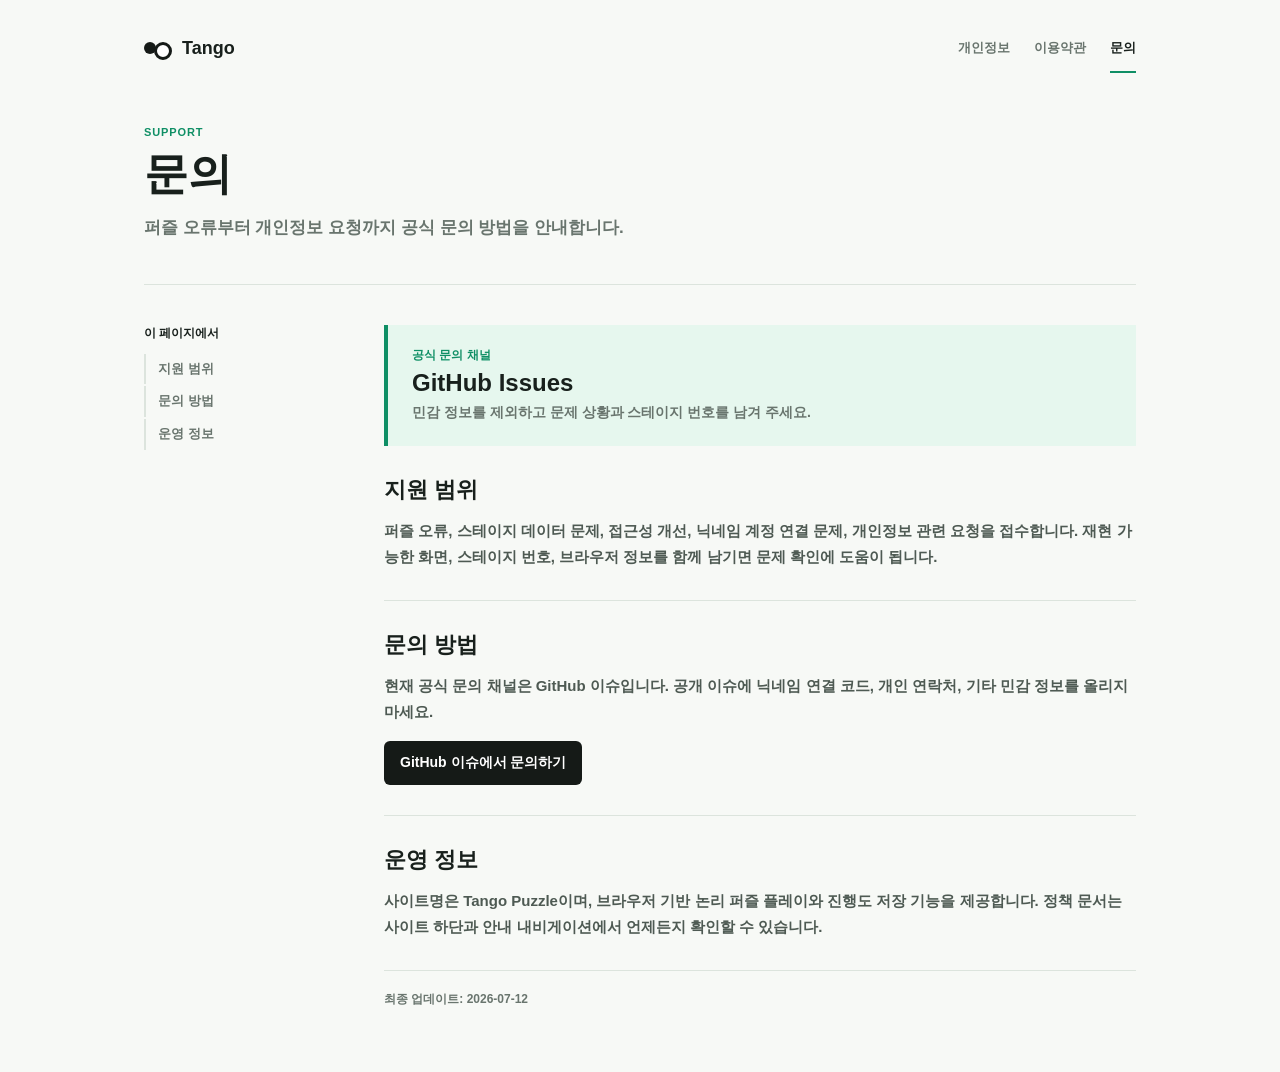
<file: contact.html>
<!doctype html>
<html lang="ko">
  <head>
    <meta charset="UTF-8" />
    <meta name="viewport" content="width=device-width, initial-scale=1.0" />
    <title>문의 - Tango</title>
    <meta
      name="description"
      content="Contact page for Tango puzzle game support, issue reports, privacy requests, and puzzle feedback."
    />
    <link rel="stylesheet" href="./assets/web/styles.css?v=20260713-leaderboard" />
  </head>
  <body class="policy-page">
    <main class="policy-shell">
      <header class="policy-header">
        <div class="policy-topbar">
          <a class="policy-brand" href="./index.html" aria-label="Tango 게임으로 돌아가기">
            <span class="policy-brand-mark" aria-hidden="true"></span>
            Tango
          </a>
          <nav class="policy-nav" aria-label="정책 페이지">
            <a href="./privacy.html">개인정보</a>
            <a href="./terms.html">이용약관</a>
            <a aria-current="page" href="./contact.html">문의</a>
          </nav>
        </div>
        <div class="policy-heading">
          <p class="eyebrow">Support</p>
          <h1>문의</h1>
          <p class="policy-lede">퍼즐 오류부터 개인정보 요청까지 공식 문의 방법을 안내합니다.</p>
        </div>
      </header>

      <div class="policy-layout">
        <aside class="policy-toc" aria-label="페이지 목차">
          <p>이 페이지에서</p>
          <a href="#support">지원 범위</a>
          <a href="#contact-method">문의 방법</a>
          <a href="#operation">운영 정보</a>
        </aside>

        <section class="policy-content" aria-label="문의 본문">
          <div class="policy-summary contact-summary">
            <span class="policy-summary-label">공식 문의 채널</span>
            <strong>GitHub Issues</strong>
            <p>민감 정보를 제외하고 문제 상황과 스테이지 번호를 남겨 주세요.</p>
          </div>

          <article class="policy-section" id="support">
            <h2>지원 범위</h2>
            <p>
              퍼즐 오류, 스테이지 데이터 문제, 접근성 개선, 닉네임 계정 연결 문제, 개인정보 관련 요청을
              접수합니다. 재현 가능한 화면, 스테이지 번호, 브라우저 정보를 함께 남기면 문제 확인에 도움이
              됩니다.
            </p>
          </article>

          <article class="policy-section" id="contact-method">
            <h2>문의 방법</h2>
            <p>
              현재 공식 문의 채널은 GitHub 이슈입니다. 공개 이슈에 닉네임 연결 코드, 개인 연락처, 기타
              민감 정보를 올리지 마세요.
            </p>
            <a class="policy-action" href="https://github.com/choisw2718/Game_Tango/issues">
              GitHub 이슈에서 문의하기
            </a>
          </article>

          <article class="policy-section" id="operation">
            <h2>운영 정보</h2>
            <p>
              사이트명은 Tango Puzzle이며, 브라우저 기반 논리 퍼즐 플레이와 진행도 저장 기능을 제공합니다.
              정책 문서는 사이트 하단과 안내 내비게이션에서 언제든지 확인할 수 있습니다.
            </p>
          </article>

          <p class="policy-updated">최종 업데이트: 2026-07-12</p>
        </section>
      </div>
    </main>
  </body>
</html>
</file>
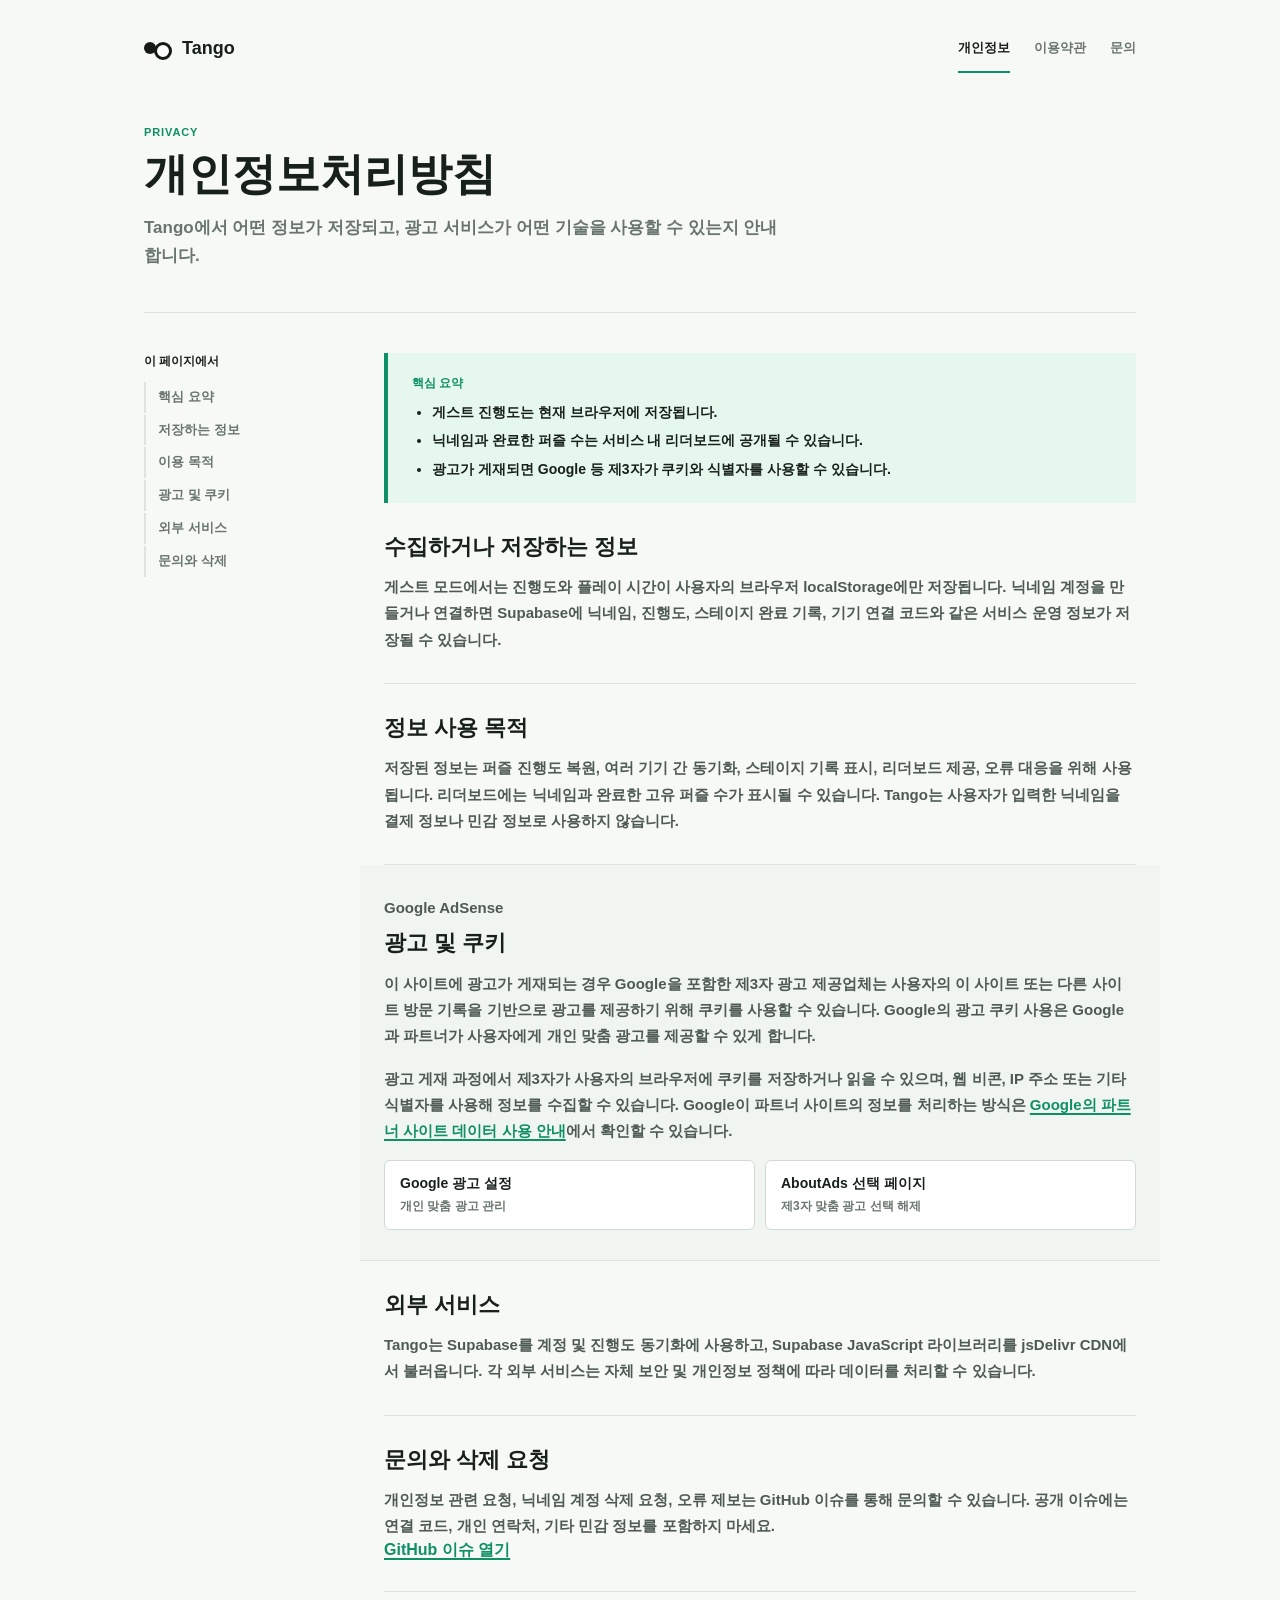
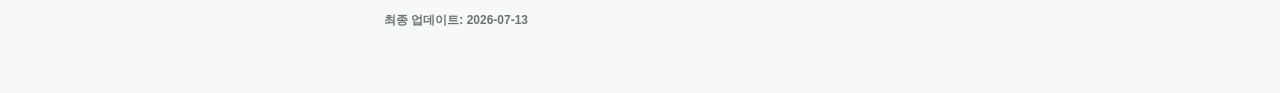
<file: privacy.html>
<!doctype html>
<html lang="ko">
  <head>
    <meta charset="UTF-8" />
    <meta name="viewport" content="width=device-width, initial-scale=1.0" />
    <title>개인정보처리방침 - Tango</title>
    <meta
      name="description"
      content="Tango puzzle game privacy policy, including local storage, nickname sync, analytics-free operation, and Google advertising cookie disclosures."
    />
    <link rel="stylesheet" href="./assets/web/styles.css?v=20260713-leaderboard" />
  </head>
  <body class="policy-page">
    <main class="policy-shell">
      <header class="policy-header">
        <div class="policy-topbar">
          <a class="policy-brand" href="./index.html" aria-label="Tango 게임으로 돌아가기">
            <span class="policy-brand-mark" aria-hidden="true"></span>
            Tango
          </a>
          <nav class="policy-nav" aria-label="정책 페이지">
            <a aria-current="page" href="./privacy.html">개인정보</a>
            <a href="./terms.html">이용약관</a>
            <a href="./contact.html">문의</a>
          </nav>
        </div>
        <div class="policy-heading">
          <p class="eyebrow">Privacy</p>
          <h1>개인정보처리방침</h1>
          <p class="policy-lede">
            Tango에서 어떤 정보가 저장되고, 광고 서비스가 어떤 기술을 사용할 수 있는지 안내합니다.
          </p>
        </div>
      </header>

      <div class="policy-layout">
        <aside class="policy-toc" aria-label="페이지 목차">
          <p>이 페이지에서</p>
          <a href="#summary">핵심 요약</a>
          <a href="#stored-data">저장하는 정보</a>
          <a href="#data-use">이용 목적</a>
          <a href="#ads-cookies">광고 및 쿠키</a>
          <a href="#external-services">외부 서비스</a>
          <a href="#requests">문의와 삭제</a>
        </aside>

        <section class="policy-content" aria-label="개인정보처리방침 본문">
          <div class="policy-summary" id="summary">
            <span class="policy-summary-label">핵심 요약</span>
            <ul>
              <li>게스트 진행도는 현재 브라우저에 저장됩니다.</li>
              <li>닉네임과 완료한 퍼즐 수는 서비스 내 리더보드에 공개될 수 있습니다.</li>
              <li>광고가 게재되면 Google 등 제3자가 쿠키와 식별자를 사용할 수 있습니다.</li>
            </ul>
          </div>

          <article class="policy-section" id="stored-data">
            <h2>수집하거나 저장하는 정보</h2>
            <p>
              게스트 모드에서는 진행도와 플레이 시간이 사용자의 브라우저 localStorage에만 저장됩니다.
              닉네임 계정을 만들거나 연결하면 Supabase에 닉네임, 진행도, 스테이지 완료 기록, 기기 연결
              코드와 같은 서비스 운영 정보가 저장될 수 있습니다.
            </p>
          </article>

          <article class="policy-section" id="data-use">
            <h2>정보 사용 목적</h2>
            <p>
              저장된 정보는 퍼즐 진행도 복원, 여러 기기 간 동기화, 스테이지 기록 표시, 리더보드 제공,
              오류 대응을 위해 사용됩니다. 리더보드에는 닉네임과 완료한 고유 퍼즐 수가 표시될 수 있습니다.
              Tango는 사용자가 입력한 닉네임을 결제 정보나 민감 정보로 사용하지 않습니다.
            </p>
          </article>

          <article class="policy-section policy-section-featured" id="ads-cookies">
            <p class="policy-section-kicker">Google AdSense</p>
            <h2>광고 및 쿠키</h2>
            <p>
              이 사이트에 광고가 게재되는 경우 Google을 포함한 제3자 광고 제공업체는 사용자의 이 사이트
              또는 다른 사이트 방문 기록을 기반으로 광고를 제공하기 위해 쿠키를 사용할 수 있습니다.
              Google의 광고 쿠키 사용은 Google과 파트너가 사용자에게 개인 맞춤 광고를 제공할 수 있게
              합니다.
            </p>
            <p>
              광고 게재 과정에서 제3자가 사용자의 브라우저에 쿠키를 저장하거나 읽을 수 있으며, 웹 비콘,
              IP 주소 또는 기타 식별자를 사용해 정보를 수집할 수 있습니다. Google이 파트너 사이트의
              정보를 처리하는 방식은
              <a class="text-link" href="https://policies.google.com/technologies/partner-sites?hl=ko"
                >Google의 파트너 사이트 데이터 사용 안내</a
              >에서 확인할 수 있습니다.
            </p>
            <div class="policy-link-row" aria-label="광고 개인정보 설정 링크">
              <a class="policy-resource-link" href="https://adssettings.google.com/">
                <span>Google 광고 설정</span>
                <small>개인 맞춤 광고 관리</small>
              </a>
              <a class="policy-resource-link" href="https://www.aboutads.info/choices/">
                <span>AboutAds 선택 페이지</span>
                <small>제3자 맞춤 광고 선택 해제</small>
              </a>
            </div>
          </article>

          <article class="policy-section" id="external-services">
            <h2>외부 서비스</h2>
            <p>
              Tango는 Supabase를 계정 및 진행도 동기화에 사용하고, Supabase JavaScript 라이브러리를
              jsDelivr CDN에서 불러옵니다. 각 외부 서비스는 자체 보안 및 개인정보 정책에 따라 데이터를
              처리할 수 있습니다.
            </p>
          </article>

          <article class="policy-section" id="requests">
            <h2>문의와 삭제 요청</h2>
            <p>
              개인정보 관련 요청, 닉네임 계정 삭제 요청, 오류 제보는 GitHub 이슈를 통해 문의할 수
              있습니다. 공개 이슈에는 연결 코드, 개인 연락처, 기타 민감 정보를 포함하지 마세요.
            </p>
            <a class="text-link" href="https://github.com/choisw2718/Game_Tango/issues"
              >GitHub 이슈 열기</a
            >
          </article>

          <p class="policy-updated">최종 업데이트: 2026-07-13</p>
        </section>
      </div>
    </main>
  </body>
</html>
</file>
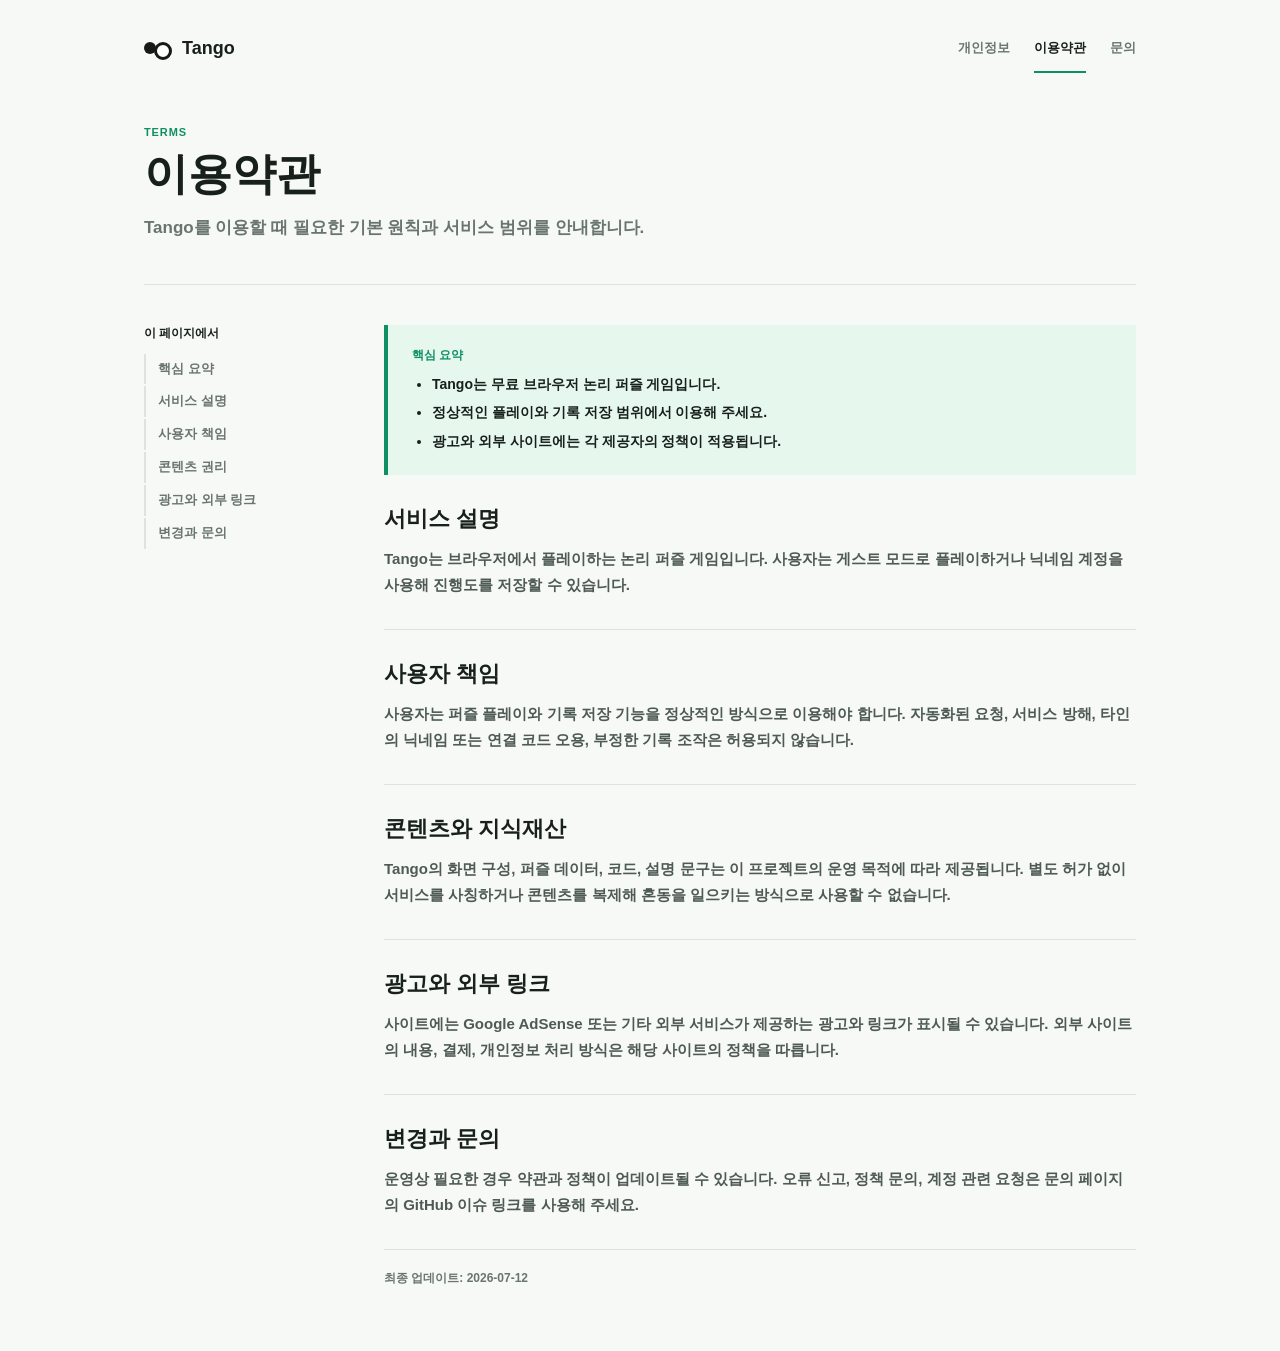
<file: terms.html>
<!doctype html>
<html lang="ko">
  <head>
    <meta charset="UTF-8" />
    <meta name="viewport" content="width=device-width, initial-scale=1.0" />
    <title>이용약관 - Tango</title>
    <meta
      name="description"
      content="Terms of use for Tango, a browser-based logic puzzle game."
    />
    <link rel="stylesheet" href="./assets/web/styles.css?v=20260713-leaderboard" />
  </head>
  <body class="policy-page">
    <main class="policy-shell">
      <header class="policy-header">
        <div class="policy-topbar">
          <a class="policy-brand" href="./index.html" aria-label="Tango 게임으로 돌아가기">
            <span class="policy-brand-mark" aria-hidden="true"></span>
            Tango
          </a>
          <nav class="policy-nav" aria-label="정책 페이지">
            <a href="./privacy.html">개인정보</a>
            <a aria-current="page" href="./terms.html">이용약관</a>
            <a href="./contact.html">문의</a>
          </nav>
        </div>
        <div class="policy-heading">
          <p class="eyebrow">Terms</p>
          <h1>이용약관</h1>
          <p class="policy-lede">Tango를 이용할 때 필요한 기본 원칙과 서비스 범위를 안내합니다.</p>
        </div>
      </header>

      <div class="policy-layout">
        <aside class="policy-toc" aria-label="페이지 목차">
          <p>이 페이지에서</p>
          <a href="#summary">핵심 요약</a>
          <a href="#service">서비스 설명</a>
          <a href="#responsibility">사용자 책임</a>
          <a href="#content">콘텐츠 권리</a>
          <a href="#advertising">광고와 외부 링크</a>
          <a href="#changes">변경과 문의</a>
        </aside>

        <section class="policy-content" aria-label="이용약관 본문">
          <div class="policy-summary" id="summary">
            <span class="policy-summary-label">핵심 요약</span>
            <ul>
              <li>Tango는 무료 브라우저 논리 퍼즐 게임입니다.</li>
              <li>정상적인 플레이와 기록 저장 범위에서 이용해 주세요.</li>
              <li>광고와 외부 사이트에는 각 제공자의 정책이 적용됩니다.</li>
            </ul>
          </div>

          <article class="policy-section" id="service">
            <h2>서비스 설명</h2>
            <p>
              Tango는 브라우저에서 플레이하는 논리 퍼즐 게임입니다. 사용자는 게스트 모드로 플레이하거나
              닉네임 계정을 사용해 진행도를 저장할 수 있습니다.
            </p>
          </article>

          <article class="policy-section" id="responsibility">
            <h2>사용자 책임</h2>
            <p>
              사용자는 퍼즐 플레이와 기록 저장 기능을 정상적인 방식으로 이용해야 합니다. 자동화된 요청,
              서비스 방해, 타인의 닉네임 또는 연결 코드 오용, 부정한 기록 조작은 허용되지 않습니다.
            </p>
          </article>

          <article class="policy-section" id="content">
            <h2>콘텐츠와 지식재산</h2>
            <p>
              Tango의 화면 구성, 퍼즐 데이터, 코드, 설명 문구는 이 프로젝트의 운영 목적에 따라 제공됩니다.
              별도 허가 없이 서비스를 사칭하거나 콘텐츠를 복제해 혼동을 일으키는 방식으로 사용할 수
              없습니다.
            </p>
          </article>

          <article class="policy-section" id="advertising">
            <h2>광고와 외부 링크</h2>
            <p>
              사이트에는 Google AdSense 또는 기타 외부 서비스가 제공하는 광고와 링크가 표시될 수
              있습니다. 외부 사이트의 내용, 결제, 개인정보 처리 방식은 해당 사이트의 정책을 따릅니다.
            </p>
          </article>

          <article class="policy-section" id="changes">
            <h2>변경과 문의</h2>
            <p>
              운영상 필요한 경우 약관과 정책이 업데이트될 수 있습니다. 오류 신고, 정책 문의, 계정 관련
              요청은 문의 페이지의 GitHub 이슈 링크를 사용해 주세요.
            </p>
          </article>

          <p class="policy-updated">최종 업데이트: 2026-07-12</p>
        </section>
      </div>
    </main>
  </body>
</html>
</file>
<file: assets/web/styles.css>
:root {
  --page-bg: #f4f7f3;
  --surface: #ffffff;
  --surface-strong: #eef4ef;
  --line: #dce4dd;
  --text: #18201c;
  --muted: #69756e;
  --button: #151a17;
  --button-text: #ffffff;
  --disabled: #e1e5ea;
  --disabled-text: #8b949e;
  --condition: #59645e;
  --focus: #1d6fd8;
  --error: #d93a2f;
  --success: #0f7c55;
  --accent: #0f8f65;
  --accent-soft: #e6f7ee;
  --hard-accent: #c2475a;
  --hard-soft: #fff0f3;
  --sun: #f0ca2e;
  --shadow: 0 18px 44px rgb(24 32 28 / 0.12);
}

* {
  box-sizing: border-box;
}

body {
  min-height: 100vh;
  margin: 0;
  background:
    linear-gradient(180deg, #fbfcfa 0%, var(--page-bg) 54%, #edf6f1 100%);
  color: var(--text);
  font-family:
    Inter,
    "Segoe UI",
    "Apple SD Gothic Neo",
    "Noto Sans KR",
    sans-serif;
}

button {
  font: inherit;
  touch-action: manipulation;
  -webkit-tap-highlight-color: transparent;
}

.app-shell {
  width: min(100%, 760px);
  margin: 0 auto;
  padding: 20px 16px 34px;
}

.topbar {
  display: flex;
  flex-wrap: wrap;
  align-items: center;
  justify-content: space-between;
  gap: 16px;
  margin-bottom: 22px;
}

.topbar-actions {
  display: flex;
  flex-wrap: wrap;
  align-items: center;
  gap: 8px;
  margin-left: auto;
}

.site-nav {
  display: flex;
  flex-wrap: wrap;
  gap: 8px;
  margin: -8px 0 22px;
}

.site-nav a {
  display: inline-flex;
  min-height: 34px;
  align-items: center;
  border: 1px solid rgb(24 32 28 / 0.12);
  border-radius: 8px;
  padding: 7px 10px;
  background: rgb(255 255 255 / 0.84);
  color: var(--text);
  font-size: 13px;
  font-weight: 900;
  text-decoration: none;
  box-shadow: 0 6px 16px rgb(24 32 28 / 0.06);
}

.site-nav a:hover,
.site-nav a:focus-visible {
  border-color: color-mix(in srgb, var(--accent) 46%, white);
  color: var(--accent);
}

.account-bar {
  display: flex;
  min-width: 0;
  flex: 1;
  align-items: center;
  justify-content: flex-end;
  gap: 8px;
}

.account-label {
  color: var(--muted);
  font-size: 12px;
  font-weight: 900;
}

#accountNickname {
  max-width: 140px;
  overflow: hidden;
  text-overflow: ellipsis;
  white-space: nowrap;
  font-size: 14px;
}

.link-code-text {
  border-radius: 8px;
  padding: 8px 10px;
  background: var(--accent-soft);
  color: var(--accent);
  font-size: 13px;
  font-weight: 900;
  white-space: nowrap;
}

.eyebrow {
  margin: 0 0 2px;
  color: var(--muted);
  font-size: 11px;
  font-weight: 800;
  letter-spacing: 0.08em;
  text-transform: uppercase;
}

h1,
h2 {
  margin: 0;
  line-height: 1;
}

h1 {
  font-size: 32px;
  letter-spacing: 0;
}

h2 {
  font-size: 20px;
}

.menu-tab {
  min-height: 38px;
  border: 1px solid rgb(24 32 28 / 0.12);
  border-radius: 8px;
  padding: 8px 16px;
  background: rgb(255 255 255 / 0.86);
  color: var(--text);
  cursor: pointer;
  font-weight: 900;
  box-shadow: 0 8px 20px rgb(24 32 28 / 0.08);
}

.menu-tab.is-active {
  border-color: var(--button);
  background: var(--button);
  color: var(--button-text);
}

.tutorial-tab {
  background: var(--accent-soft);
  color: var(--accent);
}

.screen {
  width: 100%;
}

.site-info {
  display: grid;
  gap: 12px;
  margin-top: 30px;
  padding-top: 22px;
  border-top: 1px solid var(--line);
}

.info-block {
  display: grid;
  gap: 10px;
  border: 1px solid rgb(24 32 28 / 0.12);
  border-radius: 8px;
  padding: 18px;
  background: var(--surface);
  box-shadow: 0 10px 26px rgb(24 32 28 / 0.07);
}

.info-block h2 {
  font-size: 22px;
  line-height: 1.18;
}

.info-block p {
  margin: 0;
  color: var(--muted);
  font-size: 14px;
  font-weight: 800;
  line-height: 1.6;
}

.info-list {
  display: grid;
  gap: 8px;
  margin: 0;
  padding-left: 22px;
  color: var(--muted);
  font-size: 14px;
  font-weight: 800;
  line-height: 1.55;
}

.info-list strong {
  color: var(--text);
}

.text-link {
  color: var(--accent);
  font-weight: 900;
  text-decoration-thickness: 2px;
  text-underline-offset: 3px;
}

.site-footer {
  display: flex;
  flex-wrap: wrap;
  gap: 10px 14px;
  margin-top: 18px;
  padding-top: 14px;
  border-top: 1px solid var(--line);
  color: var(--muted);
  font-size: 13px;
  font-weight: 800;
}

.site-footer a {
  color: var(--text);
  text-decoration: none;
}

.site-footer a:hover,
.site-footer a:focus-visible {
  color: var(--accent);
  text-decoration: underline;
  text-underline-offset: 3px;
}

.policy-page {
  background: #f7f9f6;
}

.policy-shell {
  width: min(100%, 1040px);
  margin: 0 auto;
  padding: 24px 24px 64px;
}

.policy-header {
  border-bottom: 1px solid var(--line);
  margin-bottom: 40px;
}

.policy-topbar {
  display: flex;
  min-height: 48px;
  align-items: center;
  justify-content: space-between;
  gap: 24px;
}

.policy-brand {
  display: inline-flex;
  align-items: center;
  gap: 10px;
  color: var(--text);
  font-size: 18px;
  font-weight: 900;
  text-decoration: none;
}

.policy-brand-mark {
  position: relative;
  width: 28px;
  height: 20px;
}

.policy-brand-mark::before,
.policy-brand-mark::after {
  position: absolute;
  top: 4px;
  width: 12px;
  height: 12px;
  border-radius: 50%;
  content: "";
}

.policy-brand-mark::before {
  left: 0;
  background: var(--button);
}

.policy-brand-mark::after {
  right: 0;
  border: 3px solid var(--button);
  background: var(--surface);
}

.policy-nav {
  display: flex;
  align-self: stretch;
  gap: 24px;
}

.policy-nav a {
  display: inline-flex;
  position: relative;
  align-items: center;
  color: var(--muted);
  font-size: 13px;
  font-weight: 800;
  text-decoration: none;
  white-space: nowrap;
}

.policy-nav a::after {
  position: absolute;
  right: 0;
  bottom: -1px;
  left: 0;
  height: 2px;
  background: transparent;
  content: "";
}

.policy-nav a:hover,
.policy-nav a:focus-visible,
.policy-nav a[aria-current="page"] {
  color: var(--text);
}

.policy-nav a[aria-current="page"]::after {
  background: var(--accent);
}

.policy-heading {
  padding: 54px 0 42px;
}

.policy-heading .eyebrow {
  margin-bottom: 12px;
  color: var(--accent);
  letter-spacing: 0.08em;
}

.policy-heading h1 {
  font-size: 44px;
  line-height: 1.08;
}

.policy-lede {
  max-width: 650px;
  margin: 16px 0 0;
  color: var(--muted);
  font-size: 17px;
  font-weight: 650;
  line-height: 1.65;
}

.policy-layout {
  display: grid;
  grid-template-columns: 176px minmax(0, 1fr);
  align-items: start;
  gap: 64px;
}

.policy-toc {
  position: sticky;
  top: 24px;
  display: grid;
  gap: 2px;
}

.policy-toc p {
  margin: 0 0 10px;
  color: var(--text);
  font-size: 12px;
  font-weight: 900;
}

.policy-toc a {
  border-left: 2px solid var(--line);
  padding: 7px 0 7px 12px;
  color: var(--muted);
  font-size: 13px;
  font-weight: 750;
  line-height: 1.3;
  text-decoration: none;
}

.policy-toc a:hover,
.policy-toc a:focus-visible {
  border-left-color: var(--accent);
  color: var(--accent);
}

.policy-content {
  min-width: 0;
}

.policy-summary {
  border-left: 4px solid var(--accent);
  padding: 22px 24px;
  background: var(--accent-soft);
}

.policy-summary-label,
.policy-section-kicker {
  display: block;
  margin-bottom: 10px;
  color: var(--accent);
  font-size: 12px;
  font-weight: 900;
}

.policy-summary ul {
  display: grid;
  gap: 7px;
  margin: 0;
  padding-left: 20px;
  color: var(--text);
  font-size: 14px;
  font-weight: 700;
  line-height: 1.55;
}

.contact-summary {
  display: grid;
  gap: 5px;
}

.contact-summary .policy-summary-label {
  margin: 0;
}

.contact-summary strong {
  font-size: 24px;
  line-height: 1.2;
}

.contact-summary p {
  margin: 0;
  color: var(--muted);
  font-size: 14px;
  font-weight: 700;
  line-height: 1.55;
}

.policy-section {
  scroll-margin-top: 24px;
  border-bottom: 1px solid var(--line);
  padding: 30px 0;
}

.policy-section h2 {
  margin-bottom: 14px;
  font-size: 22px;
  line-height: 1.25;
}

.policy-section p {
  margin: 0;
  color: #4e5a53;
  font-size: 15px;
  font-weight: 600;
  line-height: 1.75;
}

.policy-section p + p,
.policy-section p + .policy-link-row,
.policy-section p + .policy-action,
.policy-section p + .text-link {
  margin-top: 16px;
}

.policy-section-featured {
  margin-inline: -24px;
  padding-inline: 24px;
  background: #f0f5f1;
}

.policy-section-featured .policy-section-kicker {
  margin-bottom: 8px;
}

.policy-link-row {
  display: grid;
  grid-template-columns: repeat(2, minmax(0, 1fr));
  gap: 10px;
}

.policy-resource-link {
  display: grid;
  gap: 5px;
  border: 1px solid #cfdad2;
  border-radius: 6px;
  padding: 14px 15px;
  background: var(--surface);
  color: var(--text);
  text-decoration: none;
}

.policy-resource-link span {
  font-size: 14px;
  font-weight: 900;
}

.policy-resource-link small {
  color: var(--muted);
  font-size: 12px;
  font-weight: 700;
  line-height: 1.35;
}

.policy-resource-link:hover,
.policy-resource-link:focus-visible {
  border-color: var(--accent);
}

.policy-action {
  display: inline-flex;
  width: fit-content;
  min-height: 44px;
  align-items: center;
  justify-content: center;
  border-radius: 6px;
  padding: 11px 16px;
  background: var(--button);
  color: var(--button-text);
  font-size: 14px;
  font-weight: 900;
  text-decoration: none;
}

.policy-action:hover,
.policy-action:focus-visible {
  background: var(--accent);
}

.policy-updated {
  margin: 20px 0 0;
  color: var(--muted);
  font-size: 12px;
  font-weight: 750;
}

.account-screen {
  display: grid;
  gap: 16px;
}

.account-hero {
  display: grid;
  gap: 10px;
  margin: 2px 0 4px;
}

.account-hero h2 {
  font-size: 30px;
  line-height: 1.08;
}

.account-hero p {
  max-width: 560px;
  margin: 0;
  color: var(--muted);
  font-size: 15px;
  font-weight: 800;
  line-height: 1.45;
}

.account-grid {
  display: grid;
  grid-template-columns: repeat(2, minmax(0, 1fr));
  gap: 12px;
}

.account-card {
  display: grid;
  gap: 10px;
  border: 1px solid rgb(24 32 28 / 0.12);
  border-radius: 8px;
  padding: 16px;
  background: var(--surface);
  box-shadow: 0 10px 26px rgb(24 32 28 / 0.08);
}

.account-card h3 {
  margin: 0;
  font-size: 18px;
  line-height: 1.15;
}

.account-card p {
  margin: 6px 0 0;
  color: var(--muted);
  font-size: 13px;
  font-weight: 800;
  line-height: 1.4;
}

.guest-panel {
  display: grid;
  gap: 10px;
  border: 1px solid color-mix(in srgb, var(--accent) 34%, white);
  border-radius: 8px;
  padding: 14px;
  background: var(--accent-soft);
}

.guest-panel p {
  margin: 0;
  color: var(--muted);
  font-size: 13px;
  font-weight: 800;
  line-height: 1.45;
}

.guest-button {
  display: inline-flex;
  width: min(100%, 220px);
  align-items: center;
  justify-content: center;
  justify-self: start;
  background: var(--accent);
  color: var(--button-text);
  box-shadow: 0 12px 24px rgb(15 143 101 / 0.22);
  transition:
    box-shadow 140ms ease,
    transform 140ms ease;
}

.guest-button:not(:disabled):hover {
  box-shadow: 0 16px 30px rgb(15 143 101 / 0.3);
  transform: translateY(-1px);
}

.guest-button:disabled {
  background: var(--disabled);
  color: var(--disabled-text);
  box-shadow: none;
  transform: none;
}

.field-label {
  color: var(--text);
  font-size: 12px;
  font-weight: 900;
}

.text-input {
  min-height: 42px;
  width: 100%;
  border: 1px solid var(--line);
  border-radius: 8px;
  padding: 9px 11px;
  background: var(--surface);
  color: var(--text);
  font: inherit;
  font-weight: 800;
}

.text-input:focus {
  border-color: color-mix(in srgb, var(--focus) 60%, white);
  outline: 3px solid color-mix(in srgb, var(--focus) 18%, white);
}

.account-status {
  border: 1px solid var(--line);
  border-radius: 8px;
  padding: 10px 12px;
  background: var(--surface);
}

.account-alert-modal {
  position: fixed;
  z-index: 25;
  inset: 0;
  display: grid;
  place-items: center;
  padding: 18px;
}

.account-alert-backdrop {
  position: absolute;
  inset: 0;
  background: rgb(24 32 28 / 0.52);
}

.account-alert-panel {
  position: relative;
  z-index: 1;
  display: grid;
  width: min(100%, 430px);
  gap: 12px;
  border: 1px solid color-mix(in srgb, var(--error) 26%, var(--line));
  border-radius: 8px;
  padding: 26px;
  background: var(--surface);
  box-shadow: 0 24px 70px rgb(24 32 28 / 0.24);
  text-align: center;
  animation: completion-pop 300ms cubic-bezier(0.18, 0.9, 0.22, 1.18);
}

.account-alert-kicker,
.account-alert-message {
  margin: 0;
}

.account-alert-kicker {
  justify-self: center;
  border-radius: 999px;
  padding: 5px 10px;
  background: color-mix(in srgb, var(--error) 10%, white);
  color: var(--error);
  font-size: 12px;
  font-weight: 900;
  line-height: 1;
}

.account-alert-panel h2 {
  color: var(--error);
  font-size: 30px;
  line-height: 1.08;
}

.account-alert-message {
  color: var(--muted);
  font-size: 14px;
  font-weight: 800;
  line-height: 1.4;
}

.account-alert-panel .primary-button {
  min-height: 46px;
}

.menu-hero {
  display: grid;
  grid-template-columns: minmax(0, 1fr) 158px;
  align-items: center;
  gap: 18px;
  margin: 2px 0 20px;
}

.menu-copy h2 {
  max-width: 420px;
  font-size: 34px;
  line-height: 1.06;
}

.menu-copy p {
  max-width: 430px;
  margin: 10px 0 0;
  color: var(--muted);
  font-size: 15px;
  font-weight: 800;
  line-height: 1.45;
}

.menu-preview {
  position: relative;
  display: grid;
  width: 158px;
  height: 108px;
  grid-template-columns: repeat(3, 1fr);
  justify-self: end;
  overflow: hidden;
  border: 1px solid rgb(24 32 28 / 0.14);
  border-radius: 8px;
  background: var(--surface);
  box-shadow: var(--shadow);
  transform: rotate(-2deg);
}

.preview-cell {
  position: relative;
  display: grid;
  place-items: center;
  border-right: 1px solid var(--line);
  border-bottom: 1px solid var(--line);
}

.preview-cell:nth-child(3n) {
  border-right: 0;
}

.preview-cell:nth-child(n + 4) {
  border-bottom: 0;
}

.preview-cell::after {
  content: "";
  width: 24px;
  aspect-ratio: 1;
  border-radius: 50%;
}

.preview-cell.filled::after {
  background: var(--button);
}

.preview-cell.hollow::after {
  border: 4px solid var(--button);
}

.preview-mark {
  position: absolute;
  display: grid;
  width: 26px;
  height: 26px;
  place-items: center;
  border-radius: 999px;
  background: var(--surface);
  color: var(--condition);
  font-size: 18px;
  font-weight: 900;
  box-shadow: 0 4px 12px rgb(24 32 28 / 0.16);
}

.preview-mark.equal {
  left: 47px;
  top: 41px;
}

.preview-mark.cross {
  right: 35px;
  bottom: 20px;
}

.screen-title {
  margin-bottom: 16px;
}

.screen-title p,
.screen-meta {
  margin: 6px 0 0;
  color: var(--muted);
  font-size: 13px;
  font-weight: 800;
  line-height: 1.35;
}

.step-label {
  display: inline-flex;
  align-items: center;
  min-height: 24px;
  margin-bottom: 8px;
  border-radius: 999px;
  padding: 4px 9px;
  background: var(--accent-soft);
  color: var(--accent);
  font-size: 12px;
  font-weight: 900;
}

.screen-head {
  display: flex;
  align-items: center;
  justify-content: space-between;
  gap: 12px;
  margin-bottom: 16px;
}

.profile-screen {
  display: grid;
  gap: 16px;
}

.profile-summary {
  display: grid;
  grid-template-columns: minmax(0, 2fr) minmax(180px, 1fr);
  gap: 12px;
}

.profile-stat {
  display: grid;
  min-height: 140px;
  align-content: space-between;
  gap: 18px;
  border: 1px solid rgb(24 32 28 / 0.12);
  border-radius: 8px;
  padding: 18px;
  background: var(--surface);
  box-shadow: 0 10px 26px rgb(24 32 28 / 0.08);
}

.profile-stat-primary {
  background:
    linear-gradient(145deg, var(--accent-soft) 0%, #ffffff 48%, #ffffff 100%);
}

.profile-stat-label {
  color: var(--muted);
  font-size: 12px;
  font-weight: 900;
  line-height: 1.2;
}

.profile-stat-value {
  color: var(--text);
  font-size: 34px;
  font-weight: 900;
  line-height: 1;
}

.profile-stat-primary .profile-stat-value {
  color: var(--accent);
  font-size: 48px;
}

.leaderboard-screen {
  display: grid;
  gap: 16px;
}

.leaderboard-my-card {
  display: flex;
  min-height: 118px;
  align-items: flex-end;
  justify-content: space-between;
  gap: 22px;
  border: 1px solid color-mix(in srgb, var(--accent) 28%, var(--line));
  border-radius: 12px;
  padding: 20px;
  background:
    radial-gradient(circle at 88% 10%, rgb(240 202 46 / 0.34), transparent 30%),
    linear-gradient(145deg, #dff6e9 0%, #f8fcf9 56%, #ffffff 100%);
  box-shadow: 0 12px 28px rgb(24 32 28 / 0.09);
}

.leaderboard-my-card.is-guest {
  border-color: var(--line);
  background: linear-gradient(145deg, var(--surface-strong), #ffffff 70%);
}

.leaderboard-my-label {
  display: block;
  margin-bottom: 10px;
  color: var(--muted);
  font-size: 12px;
  font-weight: 900;
}

.leaderboard-my-rank {
  display: block;
  color: var(--accent);
  font-size: 36px;
  font-variant-numeric: tabular-nums;
  font-weight: 900;
  line-height: 1;
}

.leaderboard-my-card.is-guest .leaderboard-my-rank {
  color: var(--text);
  font-size: 28px;
}

.leaderboard-my-copy {
  max-width: 320px;
  margin: 0;
  color: var(--muted);
  font-size: 13px;
  font-weight: 800;
  line-height: 1.55;
  text-align: right;
}

.leaderboard-table {
  overflow: hidden;
  border: 1px solid var(--line);
  border-radius: 12px;
  background: var(--surface);
  box-shadow: 0 10px 26px rgb(24 32 28 / 0.07);
}

.leaderboard-table-head,
.leaderboard-row {
  display: grid;
  grid-template-columns: 68px minmax(0, 1fr) 88px;
  align-items: center;
  gap: 12px;
}

.leaderboard-table-head {
  min-height: 42px;
  padding: 8px 16px;
  background: var(--surface-strong);
  color: var(--muted);
  font-size: 11px;
  font-weight: 900;
  letter-spacing: 0.04em;
}

.leaderboard-table-head span:last-child {
  text-align: right;
}

.leaderboard-list:empty::before {
  display: block;
  padding: 28px 18px;
  color: var(--muted);
  content: "표시할 기록이 없습니다.";
  font-size: 14px;
  font-weight: 800;
  text-align: center;
}

.leaderboard-row {
  min-height: 64px;
  padding: 10px 16px;
  border-top: 1px solid var(--line);
}

.leaderboard-row.is-current-user {
  position: relative;
  background: var(--accent-soft);
}

.leaderboard-row.is-outside-top {
  border-top: 8px solid var(--page-bg);
}

.leaderboard-row.is-current-user::before {
  position: absolute;
  inset: 8px auto 8px 0;
  width: 4px;
  border-radius: 0 4px 4px 0;
  background: var(--accent);
  content: "";
}

.leaderboard-rank {
  display: inline-flex;
  width: 34px;
  height: 34px;
  align-items: center;
  justify-content: center;
  border-radius: 999px;
  background: var(--surface-strong);
  color: var(--muted);
  font-size: 14px;
  font-variant-numeric: tabular-nums;
  font-weight: 900;
}

.leaderboard-row.is-rank-1 .leaderboard-rank {
  background: #f5d85e;
  color: #5a4300;
}

.leaderboard-row.is-rank-2 .leaderboard-rank {
  background: #dfe5e8;
  color: #445058;
}

.leaderboard-row.is-rank-3 .leaderboard-rank {
  background: #e8b487;
  color: #63371d;
}

.leaderboard-player {
  min-width: 0;
  overflow: hidden;
  color: var(--text);
  font-size: 15px;
  font-weight: 900;
  text-overflow: ellipsis;
  white-space: nowrap;
}

.leaderboard-me-badge {
  display: inline-flex;
  min-height: 22px;
  align-items: center;
  margin-left: 8px;
  border-radius: 999px;
  padding: 3px 8px;
  background: var(--accent);
  color: white;
  font-size: 11px;
  font-weight: 900;
  vertical-align: middle;
}

.leaderboard-count {
  color: var(--text);
  font-size: 16px;
  font-variant-numeric: tabular-nums;
  font-weight: 900;
  text-align: right;
}

.leaderboard-row.is-current-user .leaderboard-count {
  color: var(--accent);
}

.leaderboard-status {
  min-height: 0;
}

.choice-grid {
  display: grid;
  grid-template-columns: repeat(2, minmax(0, 1fr));
  gap: 12px;
  margin-bottom: 14px;
}

.choice-card {
  --card-accent: var(--accent);
  --card-soft: var(--accent-soft);
  position: relative;
  display: flex;
  min-height: 188px;
  flex-direction: column;
  gap: 9px;
  overflow: hidden;
  border: 1px solid rgb(24 32 28 / 0.12);
  border-radius: 8px;
  padding: 16px;
  background:
    linear-gradient(145deg, var(--card-soft) 0%, #ffffff 42%, #ffffff 100%);
  color: var(--text);
  cursor: pointer;
  text-align: left;
  box-shadow: 0 10px 26px rgb(24 32 28 / 0.08);
  transition:
    border-color 140ms ease,
    box-shadow 140ms ease,
    transform 140ms ease;
}

.choice-card::before {
  content: "";
  position: absolute;
  inset: 0 auto 0 0;
  width: 5px;
  background: var(--card-accent);
}

.choice-easy {
  --card-accent: var(--accent);
  --card-soft: var(--accent-soft);
}

.choice-hard {
  --card-accent: var(--hard-accent);
  --card-soft: var(--hard-soft);
}

.choice-card:not(:disabled):hover,
.choice-card.is-active {
  border-color: color-mix(in srgb, var(--card-accent) 42%, white);
  box-shadow: 0 18px 38px rgb(24 32 28 / 0.15);
  transform: translateY(-2px);
}

.choice-card:disabled {
  background: var(--disabled);
  color: var(--disabled-text);
  cursor: default;
  box-shadow: none;
}

.choice-card:disabled::before {
  background: var(--disabled-text);
}

.choice-head,
.choice-footer {
  display: flex;
  align-items: center;
  justify-content: space-between;
  gap: 10px;
}

.choice-kicker {
  align-self: flex-start;
  border-radius: 999px;
  padding: 5px 10px;
  background: rgb(255 255 255 / 0.78);
  color: var(--card-accent);
  font-size: 12px;
  font-weight: 900;
  box-shadow: inset 0 0 0 1px rgb(24 32 28 / 0.08);
}

.choice-visual {
  display: grid;
  width: 48px;
  height: 48px;
  grid-template-columns: repeat(2, 1fr);
  gap: 4px;
  border-radius: 8px;
  padding: 5px;
  background: rgb(255 255 255 / 0.72);
  box-shadow: inset 0 0 0 1px rgb(24 32 28 / 0.08);
}

.choice-dot {
  display: block;
  border-radius: 50%;
  background: color-mix(in srgb, var(--card-accent) 14%, white);
}

.choice-dot.filled {
  background: var(--button);
}

.choice-dot.hollow {
  border: 3px solid var(--button);
  background: transparent;
}

.choice-title {
  margin-top: 2px;
  font-size: 34px;
  line-height: 1;
  font-weight: 900;
}

.choice-subtitle {
  color: var(--text);
  font-size: 13px;
  font-weight: 900;
  line-height: 1.25;
}

.choice-count,
.choice-progress {
  color: var(--muted);
  font-size: 13px;
  font-weight: 800;
  line-height: 1.25;
}

.choice-progressbar {
  display: block;
  width: 100%;
  height: 8px;
  overflow: hidden;
  border-radius: 999px;
  background: rgb(24 32 28 / 0.08);
}

.choice-progressbar span {
  display: block;
  height: 100%;
  border-radius: inherit;
  background: var(--card-accent);
}

.choice-action {
  display: inline-flex;
  align-self: flex-start;
  min-height: 32px;
  align-items: center;
  border-radius: 8px;
  padding: 6px 11px;
  background: var(--card-accent);
  color: var(--button-text);
  font-size: 13px;
  font-weight: 900;
}

.choice-card:disabled .choice-count,
.choice-card:disabled .choice-progress,
.choice-card:disabled .choice-subtitle,
.choice-card:disabled .choice-action {
  color: var(--disabled-text);
}

.choice-card:disabled .choice-action {
  background: color-mix(in srgb, var(--disabled) 70%, white);
}

.stage-grid {
  display: grid;
  grid-template-columns: repeat(auto-fill, minmax(128px, 1fr));
  gap: 8px;
  margin-bottom: 12px;
}

.stage-card {
  display: flex;
  min-height: 96px;
  flex-direction: column;
  justify-content: space-between;
  gap: 6px;
  border: 2px solid var(--line);
  border-radius: 8px;
  padding: 10px;
  background: var(--surface);
  color: var(--text);
  cursor: pointer;
  text-align: left;
}

.stage-card.is-active {
  border-color: var(--accent);
  background: var(--accent-soft);
  color: var(--text);
}

.stage-card.is-cleared:not(.is-active) {
  border-color: color-mix(in srgb, var(--success) 38%, var(--line));
}

.stage-card.is-locked {
  background: var(--disabled);
  color: var(--disabled-text);
  cursor: default;
}

.stage-card-title {
  font-size: 16px;
  font-weight: 900;
}

.stage-card-state {
  font-size: 12px;
  font-weight: 800;
  line-height: 1.25;
}

.stage-card-state {
  align-self: flex-start;
  border-radius: 999px;
  padding: 3px 8px;
  background: color-mix(in srgb, var(--success) 10%, white);
  color: var(--success);
}

.stage-card.is-active .stage-card-state {
  background: var(--accent);
  color: var(--button-text);
}

.stage-card.is-locked .stage-card-state {
  background: transparent;
  color: currentColor;
}

.game-head {
  display: flex;
  align-items: center;
  justify-content: space-between;
  gap: 12px;
  margin-bottom: 12px;
}

.game-head-actions {
  display: flex;
  flex-wrap: wrap;
  align-items: center;
  justify-content: flex-end;
  gap: 8px;
}

.game-actions {
  display: grid;
  grid-template-columns: repeat(2, max-content);
  gap: 8px;
  margin: 0;
}

.tool-panel {
  display: grid;
  grid-template-columns: 1.1fr 1fr 1.3fr 1.3fr 1.1fr;
  gap: 8px;
  margin-top: 12px;
  margin-bottom: 12px;
}

.primary-button,
.secondary-button,
.tool-button {
  min-height: 42px;
  border: 0;
  border-radius: 8px;
  padding: 9px 14px;
  font-weight: 900;
}

.compact-button {
  min-height: 38px;
  flex: 0 0 auto;
  padding-inline: 12px;
}

.primary-button {
  background: var(--button);
  color: var(--button-text);
}

.secondary-button,
.tool-button {
  background: var(--surface-strong);
  color: var(--text);
}

.danger-button {
  background: color-mix(in srgb, var(--error) 10%, white);
  color: var(--error);
}

.primary-button:not(:disabled),
.secondary-button:not(:disabled),
.tool-button:not(:disabled) {
  cursor: pointer;
}

.primary-button:disabled,
.secondary-button:disabled,
.tool-button:disabled,
.menu-tab:disabled {
  background: var(--disabled);
  color: var(--disabled-text);
  cursor: default;
}

.status {
  min-height: 22px;
  margin: 0;
  color: var(--muted);
  font-size: 14px;
  font-weight: 800;
  line-height: 1.45;
}

.status:empty {
  display: none;
}

.status-panel {
  margin: 0;
  border: 1px solid var(--line);
  border-radius: 8px;
  padding: 9px 12px;
  background: var(--surface);
  color: var(--text);
}

.puzzle-meta {
  min-height: 20px;
  margin: 0;
  color: var(--muted);
  font-size: 12px;
  font-weight: 800;
}

.timer-text {
  min-height: 24px;
  margin: 0;
  white-space: nowrap;
  color: var(--text);
  font-size: 16px;
  font-weight: 900;
}

.hint-text {
  min-height: 42px;
  margin: 0;
  padding: 10px 12px;
  border: 1px solid var(--line);
  border-radius: 8px;
  background: var(--surface);
  color: var(--text);
  font-size: 14px;
  font-weight: 800;
  line-height: 1.4;
}

.hint-text:empty {
  display: none;
}

.board-section {
  width: 100%;
  margin-bottom: 10px;
}

.board-feedback {
  display: grid;
  gap: 8px;
}

.board-frame {
  --size: 6;
  position: relative;
  width: 100%;
  aspect-ratio: 1;
  overflow: hidden;
  border: 1px solid var(--line);
  border-radius: 8px;
  background: var(--surface);
  touch-action: manipulation;
  user-select: none;
  -webkit-user-select: none;
}

.board-grid {
  position: absolute;
  inset: 0;
  display: grid;
  grid-template-columns: repeat(var(--size), 1fr);
  grid-template-rows: repeat(var(--size), 1fr);
  touch-action: manipulation;
}

.cell {
  display: grid;
  place-items: center;
  min-width: 0;
  min-height: 0;
  border: 0;
  border-right: 1px solid var(--line);
  border-bottom: 1px solid var(--line);
  background: var(--surface);
  cursor: pointer;
  padding: 0;
  touch-action: manipulation;
  user-select: none;
  -webkit-user-select: none;
}

.cell.given {
  background: var(--surface-strong);
  cursor: default;
}

.cell.violation {
  box-shadow: inset 0 0 0 4px color-mix(in srgb, var(--error) 82%, white);
}

.cell.hint-support {
  box-shadow: inset 0 0 0 3px #b79b60;
}

.cell.hint-target {
  box-shadow: inset 0 0 0 4px var(--focus);
}

.cell.hint-mistake {
  box-shadow: inset 0 0 0 4px var(--error);
}

.symbol {
  display: block;
  width: clamp(28px, calc(100% - 34px), 48px);
  aspect-ratio: 1;
  border-radius: 50%;
  pointer-events: none;
  user-select: none;
  -webkit-user-select: none;
}

.symbol.filled {
  background: #111111;
}

.symbol.hollow {
  border: clamp(3px, 0.8vw, 5px) solid #111111;
  background: transparent;
}

.condition-layer {
  position: absolute;
  inset: 0;
  pointer-events: none;
}

.condition {
  position: absolute;
  display: grid;
  place-items: center;
  width: 28px;
  height: 28px;
  transform: translate(-50%, -50%);
  color: var(--condition);
  font-size: clamp(18px, 4vw, 24px);
  font-weight: 900;
  line-height: 1;
  text-shadow:
    -3px 0 var(--surface),
    3px 0 var(--surface),
    0 -3px var(--surface),
    0 3px var(--surface);
}

body.modal-open {
  overflow: hidden;
}

.completion-modal {
  position: fixed;
  z-index: 30;
  inset: 0;
  display: grid;
  place-items: center;
  padding: 18px;
}

.completion-backdrop {
  position: absolute;
  z-index: 0;
  inset: 0;
  background: rgb(24 32 28 / 0.5);
}

.completion-confetti {
  position: absolute;
  z-index: 1;
  inset: 0;
  overflow: hidden;
  pointer-events: none;
}

.confetti-piece {
  position: absolute;
  top: -26px;
  left: calc(var(--x) * 1%);
  width: var(--piece-width);
  height: var(--piece-height);
  border-radius: 2px;
  background: var(--piece-color);
  opacity: 0;
  transform: translate3d(0, -20px, 0) rotate(0deg);
  animation: confetti-fall var(--duration) cubic-bezier(0.17, 0.67, 0.23, 0.99) forwards;
  animation-delay: var(--delay);
}

.confetti-piece.is-round {
  border-radius: 999px;
}

.completion-panel {
  position: relative;
  z-index: 2;
  display: grid;
  width: min(100%, 430px);
  gap: 12px;
  border: 1px solid color-mix(in srgb, var(--success) 20%, var(--line));
  border-radius: 8px;
  padding: 26px;
  background: var(--surface);
  box-shadow: 0 24px 70px rgb(24 32 28 / 0.24);
  text-align: center;
}

.completion-modal.is-celebrating .completion-panel {
  animation: completion-pop 360ms cubic-bezier(0.18, 0.9, 0.22, 1.18);
}

.completion-kicker,
.completion-time,
.completion-rank,
.completion-description {
  margin: 0;
}

.completion-kicker {
  justify-self: center;
  border-radius: 999px;
  padding: 5px 10px;
  background: var(--accent-soft);
  color: var(--success);
  font-size: 12px;
  font-weight: 900;
  line-height: 1;
}

.completion-panel h2 {
  color: var(--success);
  font-size: 42px;
  line-height: 1;
}

.completion-time {
  color: var(--text);
  font-size: 22px;
  font-weight: 900;
  line-height: 1.2;
}

.completion-rank {
  color: var(--success);
  font-size: 15px;
  font-weight: 900;
  line-height: 1.35;
}

.completion-description {
  color: var(--muted);
  font-size: 14px;
  font-weight: 800;
  line-height: 1.4;
}

.completion-actions {
  display: grid;
  grid-template-columns: repeat(auto-fit, minmax(112px, 1fr));
  gap: 8px;
  margin-top: 4px;
}

.completion-actions .primary-button,
.completion-actions .secondary-button {
  min-height: 44px;
}

@keyframes completion-pop {
  0% {
    transform: scale(0.94);
  }

  70% {
    transform: scale(1.025);
  }

  100% {
    transform: scale(1);
  }
}

@keyframes confetti-fall {
  0% {
    opacity: 0;
    transform: translate3d(0, -28px, 0) rotate(0deg);
  }

  12% {
    opacity: 1;
  }

  100% {
    opacity: 0;
    transform: translate3d(var(--drift), 110vh, 0) rotate(var(--rotate));
  }
}

@media (prefers-reduced-motion: reduce) {
  .account-alert-panel,
  .completion-modal.is-celebrating .completion-panel,
  .confetti-piece {
    animation: none;
  }
}

.tutorial-modal {
  position: fixed;
  z-index: 20;
  inset: 0;
  display: grid;
  place-items: center;
  padding: 18px;
}

.tutorial-backdrop {
  position: absolute;
  inset: 0;
  background: rgb(24 32 28 / 0.5);
}

.tutorial-panel {
  position: relative;
  display: grid;
  width: min(100%, 520px);
  max-height: min(680px, calc(100vh - 36px));
  gap: 18px;
  overflow: auto;
  border-radius: 8px;
  padding: 22px;
  background: var(--surface);
  box-shadow: 0 24px 70px rgb(24 32 28 / 0.24);
}

.tutorial-head {
  display: flex;
  align-items: flex-start;
  justify-content: space-between;
  gap: 16px;
}

.tutorial-close {
  display: grid;
  width: 38px;
  height: 38px;
  flex: 0 0 auto;
  place-items: center;
  border: 1px solid var(--line);
  border-radius: 8px;
  background: var(--surface-strong);
  color: var(--text);
  cursor: pointer;
  font-size: 26px;
  font-weight: 800;
  line-height: 1;
}

.tutorial-body {
  display: grid;
  gap: 14px;
}

.tutorial-page {
  display: grid;
  gap: 14px;
}

.tutorial-step-indicator {
  justify-self: start;
  border-radius: 999px;
  padding: 4px 9px;
  background: var(--accent-soft);
  color: var(--accent);
  font-size: 12px;
  font-weight: 900;
  line-height: 1;
}

.tutorial-page-title {
  margin: 0;
  color: var(--text);
  font-size: 22px;
  line-height: 1.1;
}

.tutorial-body p {
  margin: 0;
  color: var(--text);
  font-size: 15px;
  font-weight: 800;
  line-height: 1.5;
}

.tutorial-rules,
.tutorial-features {
  display: grid;
  gap: 10px;
  margin: 0;
  padding-left: 22px;
  color: var(--muted);
  font-size: 14px;
  font-weight: 800;
  line-height: 1.5;
}

.tutorial-rules strong,
.tutorial-features strong {
  color: var(--text);
  font-size: 16px;
}

.tutorial-layout-map {
  display: grid;
  gap: 8px;
  border: 1px solid var(--line);
  border-radius: 8px;
  padding: 10px;
  background: var(--surface-strong);
}

.tutorial-map-row,
.tutorial-map-tools {
  display: grid;
  gap: 8px;
}

.tutorial-map-row {
  grid-template-columns: 1fr 1fr;
}

.tutorial-map-tools {
  grid-template-columns: repeat(2, minmax(0, 1fr));
}

.tutorial-map-row span,
.tutorial-map-tools span,
.button-name {
  display: inline-flex;
  align-items: center;
  justify-content: center;
  min-height: 30px;
  border: 1px solid rgb(24 32 28 / 0.12);
  border-radius: 8px;
  padding: 5px 8px;
  background: var(--surface);
  color: var(--text);
  font-size: 12px;
  font-weight: 900;
  line-height: 1.2;
}

.tutorial-map-board {
  display: grid;
  min-height: 132px;
  place-items: center;
  border: 2px dashed color-mix(in srgb, var(--condition) 45%, white);
  border-radius: 8px;
  background:
    linear-gradient(var(--line) 1px, transparent 1px),
    linear-gradient(90deg, var(--line) 1px, transparent 1px),
    var(--surface);
  background-size: 25% 25%;
  color: var(--muted);
  font-size: 13px;
  font-weight: 900;
}

.button-name {
  min-height: 24px;
  margin: 0 2px;
  vertical-align: middle;
}

.tutorial-actions {
  display: grid;
  grid-template-columns: minmax(0, 1fr) minmax(0, 1fr);
  gap: 8px;
}

.tutorial-actions .primary-button {
  min-height: 48px;
}

.tutorial-next,
.tutorial-start {
  width: 100%;
  min-height: 48px;
}

.tutorial-prev.is-hidden + .tutorial-next {
  grid-column: 1 / -1;
}

.primary-button:focus-visible,
.secondary-button:focus-visible,
.tool-button:focus-visible,
.menu-tab:focus-visible,
.policy-brand:focus-visible,
.policy-nav a:focus-visible,
.policy-toc a:focus-visible,
.policy-resource-link:focus-visible,
.policy-action:focus-visible,
.tutorial-close:focus-visible,
.choice-card:focus-visible,
.stage-card:focus-visible,
.cell:focus-visible,
.text-input:focus-visible {
  outline: 3px solid color-mix(in srgb, var(--focus) 70%, white);
  outline-offset: 2px;
}

.is-hidden {
  display: none;
}

@media (max-width: 800px) {
  .policy-header {
    margin-bottom: 28px;
  }

  .policy-heading {
    padding: 42px 0 34px;
  }

  .policy-layout {
    grid-template-columns: 1fr;
    gap: 30px;
  }

  .policy-toc {
    position: static;
    display: flex;
    flex-wrap: wrap;
    gap: 8px 14px;
    border-bottom: 1px solid var(--line);
    padding-bottom: 22px;
  }

  .policy-toc p {
    flex-basis: 100%;
    margin-bottom: 2px;
  }

  .policy-toc a {
    border-left: 0;
    padding: 0;
  }
}

@media (max-width: 420px) {
  .app-shell {
    padding-inline: 10px;
  }

  .topbar {
    align-items: flex-start;
    flex-direction: column;
    gap: 12px;
  }

  .account-bar {
    width: 100%;
    flex-wrap: wrap;
    justify-content: flex-start;
  }

  .topbar-actions {
    width: 100%;
    display: grid;
    grid-template-columns: repeat(2, minmax(0, 1fr));
    margin-left: 0;
  }

  .topbar-actions .menu-tab {
    flex: 1;
    padding-inline: 10px;
  }

  .site-nav {
    margin-top: -4px;
  }

  .site-nav a {
    flex: 1 1 auto;
    justify-content: center;
  }

  .info-block {
    padding-inline: 14px;
  }

  .policy-shell {
    padding: 16px 16px 42px;
  }

  .policy-topbar {
    align-items: flex-start;
    flex-direction: column;
    gap: 14px;
  }

  .policy-nav {
    width: 100%;
    min-height: 40px;
    justify-content: space-between;
    gap: 12px;
  }

  .policy-heading {
    padding: 36px 0 30px;
  }

  .policy-heading h1 {
    font-size: 34px;
  }

  .policy-lede {
    font-size: 15px;
  }

  .policy-summary {
    padding: 18px 16px;
  }

  .policy-section-featured {
    margin-inline: -16px;
    padding-inline: 16px;
  }

  .policy-link-row {
    grid-template-columns: 1fr;
  }

  .menu-hero {
    grid-template-columns: 1fr;
    gap: 12px;
    margin-bottom: 14px;
  }

  .account-grid {
    grid-template-columns: 1fr;
  }

  .account-hero h2 {
    font-size: 26px;
  }

  .guest-button {
    width: 100%;
  }

  .menu-copy h2 {
    font-size: 28px;
  }

  .menu-preview {
    width: 132px;
    height: 90px;
    justify-self: start;
  }

  .choice-card {
    min-height: 166px;
    padding: 12px;
  }

  .choice-visual {
    width: 40px;
    height: 40px;
  }

  .choice-title {
    font-size: 26px;
  }

  .choice-subtitle {
    font-size: 12px;
  }

  .choice-footer {
    align-items: stretch;
    flex-direction: column;
  }

  .stage-grid {
    grid-template-columns: repeat(2, minmax(0, 1fr));
  }

  .profile-summary {
    grid-template-columns: 1fr;
  }

  .profile-stat {
    min-height: 116px;
    padding: 16px;
  }

  .profile-stat-primary .profile-stat-value {
    font-size: 36px;
  }

  .leaderboard-my-card {
    min-height: 0;
    align-items: flex-start;
    flex-direction: column;
    gap: 14px;
    padding: 18px 16px;
  }

  .leaderboard-my-copy {
    max-width: none;
    text-align: left;
  }

  .leaderboard-table-head,
  .leaderboard-row {
    grid-template-columns: 46px minmax(0, 1fr) 64px;
    gap: 8px;
    padding-inline: 12px;
  }

  .leaderboard-table-head {
    font-size: 10px;
  }

  .game-head,
  .screen-head {
    align-items: stretch;
    flex-direction: column;
  }

  .game-head-actions {
    width: 100%;
    align-items: stretch;
    justify-content: space-between;
  }

  .game-actions {
    grid-template-columns: 1fr 1fr;
    width: 100%;
  }

  .tool-panel {
    grid-template-columns: 1fr 1fr;
  }

  .danger-button {
    grid-column: 1 / -1;
  }

  .tutorial-modal {
    padding: 10px;
  }

  .account-alert-modal {
    padding: 10px;
  }

  .completion-modal {
    padding: 10px;
  }

  .account-alert-panel {
    padding: 22px 18px;
  }

  .completion-panel {
    padding: 22px 18px;
  }

  .tutorial-panel {
    max-height: calc(100vh - 20px);
    gap: 14px;
    padding: 18px;
  }

  .tutorial-map-board {
    min-height: 110px;
  }

  .tutorial-map-row,
  .tutorial-map-tools {
    grid-template-columns: 1fr;
  }
}
</file>
